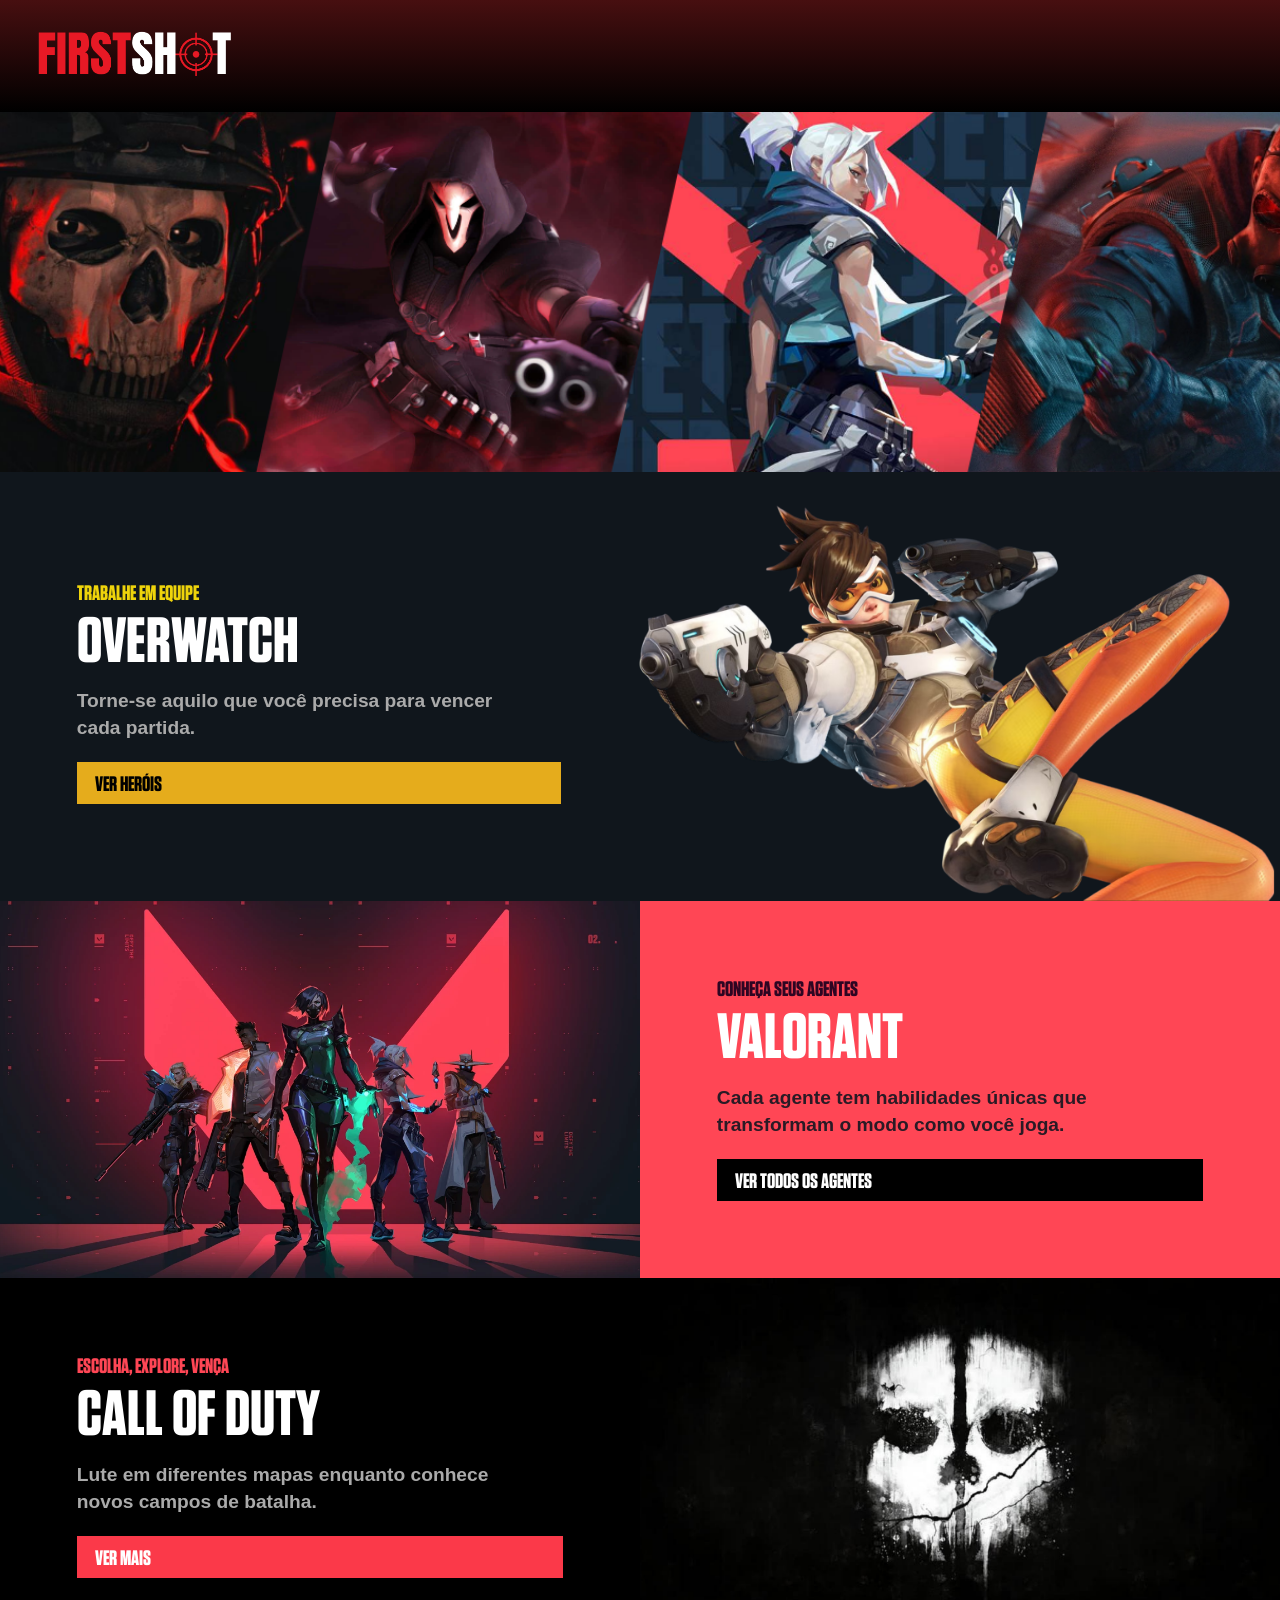
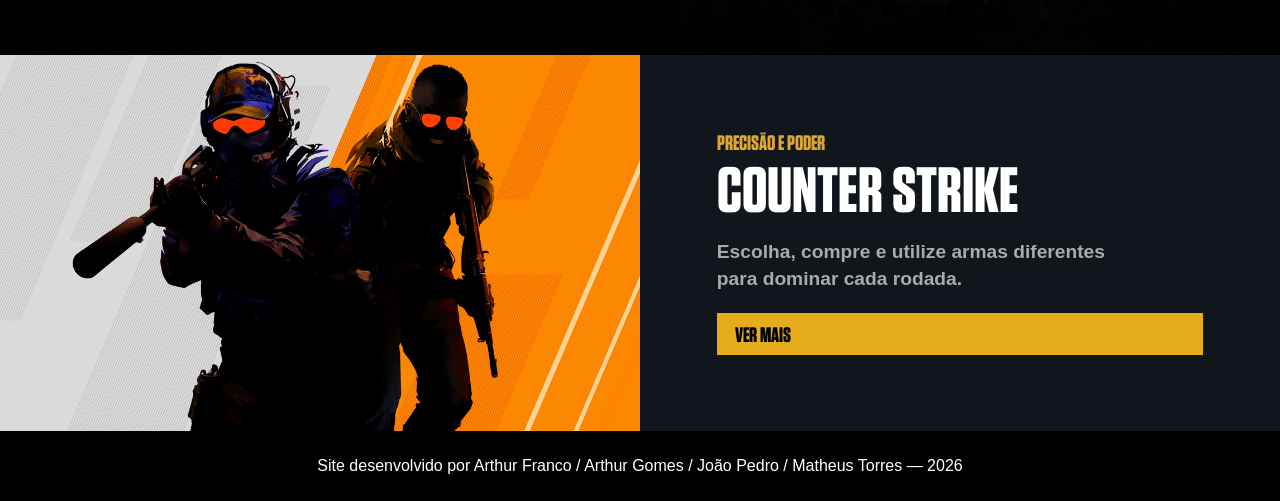
<file: index.html>
<!DOCTYPE html>
<html lang="pt-br">
<head>
    <meta charset="UTF-8">
    <meta name="viewport" content="width=device-width, initial-scale=1.0">
    <link rel="stylesheet" href="css/index.css">
    <link rel="stylesheet" href="css/style.css">
    <link rel="shortcut icon" href="imgs/FaviconFirstShot.png" type="image/x-icon">
    <title>FIRSTSHOT</title>
</head>
<body>

    <header>
        <div>
            <figure class="logo" id="logo">
                <a href="#"><img src="imgs/LogoFirstShot.png"  alt="logo FirstShot" /></a>
            </figure>
        </div>
    </header>

    <section id="banner" class="banner" style="background-image: url(imgs/BannerFirstShot.png);"></section>

    <main>

        <section class="secao overwatch">

            <div class="conteudo">
                <span>TRABALHE EM EQUIPE</span>

                <h1>OVERWATCH</h1>

                <p>
                    Torne-se aquilo que você precisa para
                    vencer cada partida.
                </p>

                <a href="ow.html">VER HERÓIS</a>
            </div>

            <div class="imagem">
                <img src="imgs/tracer.png" alt="Herói do Valorant">
            </div>

        </section>
        
        <section class="secao valorant">

            <div class="imagem">
                <img src="imgs/valorant.png" alt="Agentes do Valorant">
            </div>

            <div class="conteudo">
                <span>CONHEÇA SEUS AGENTES</span>

                <h1>VALORANT</h1>

                <p>
                    Cada agente tem habilidades únicas que transformam
                    o modo como você joga.
                </p>

                <a href="pag2.html">VER TODOS OS AGENTES</a>
            </div>

        </section>

        <section class="secao cod">

            
            <div class="conteudo">
                <span>ESCOLHA, EXPLORE, VENÇA</span>

                <h1>CALL OF DUTY</h1>

                <p>
                    Lute em diferentes mapas enquanto conhece
                    novos campos de batalha.
                </p>

                <a href="pag4.html">VER MAIS</a>
            </div>
            
            <div class="imagem">
                <img src="imgs/ghost.png" alt="Campo de batalha">
            </div>


        </section>

        <section class="secao cs">

            <div class="imagem">
                <img src="imgs/cs.png" alt="Arsenal do Valorant">
            </div>

            <div class="conteudo">
                <span>PRECISÃO E PODER</span>

                <h1>COUNTER STRIKE</h1>

                <p>
                    Escolha, compre e utilize armas diferentes
                    para dominar cada rodada.
                </p>

                <a href="pag3.html">VER MAIS</a>
            </div>

           

        </section>

        
    </main>

    <footer>Site desenvolvido por Arthur Franco / Arthur Gomes / João Pedro / Matheus Torres — 2026</footer>
    
<script src="scripts/script.js"></script>
</body>
</html>
</file>
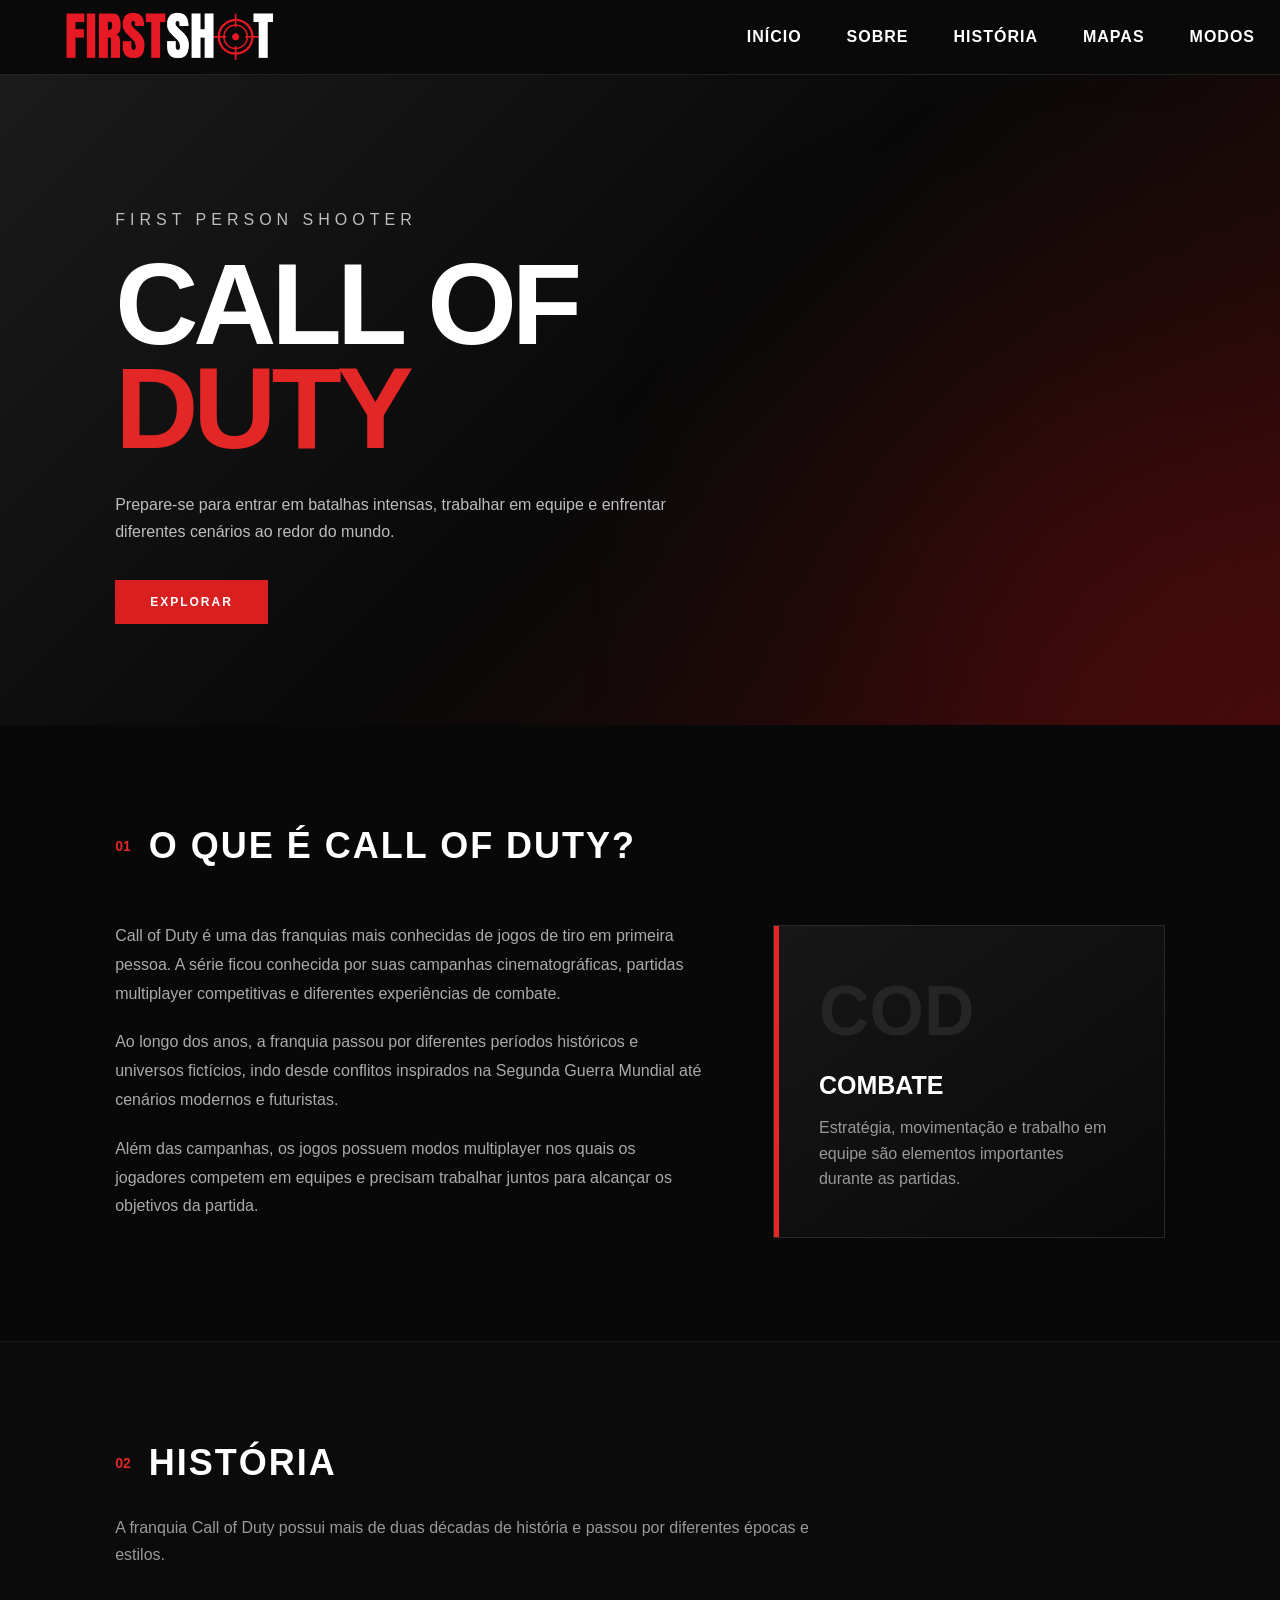
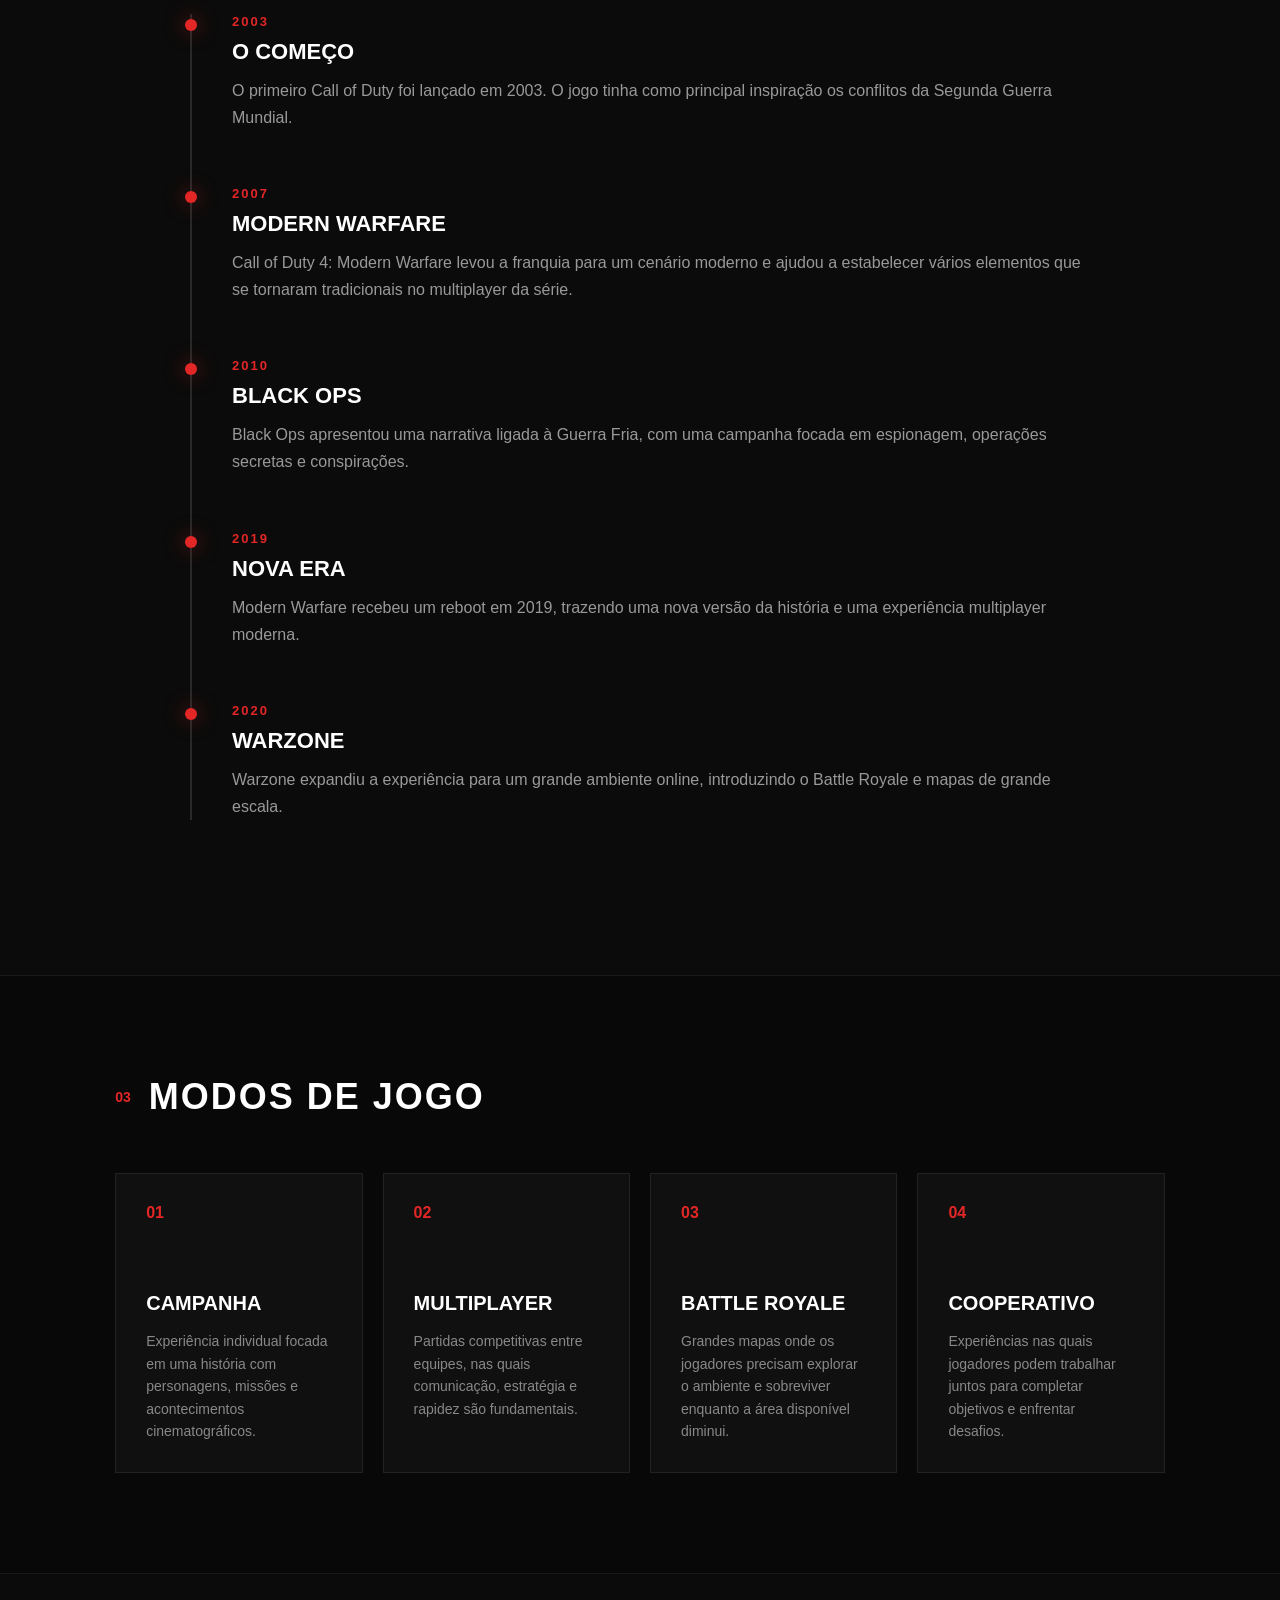
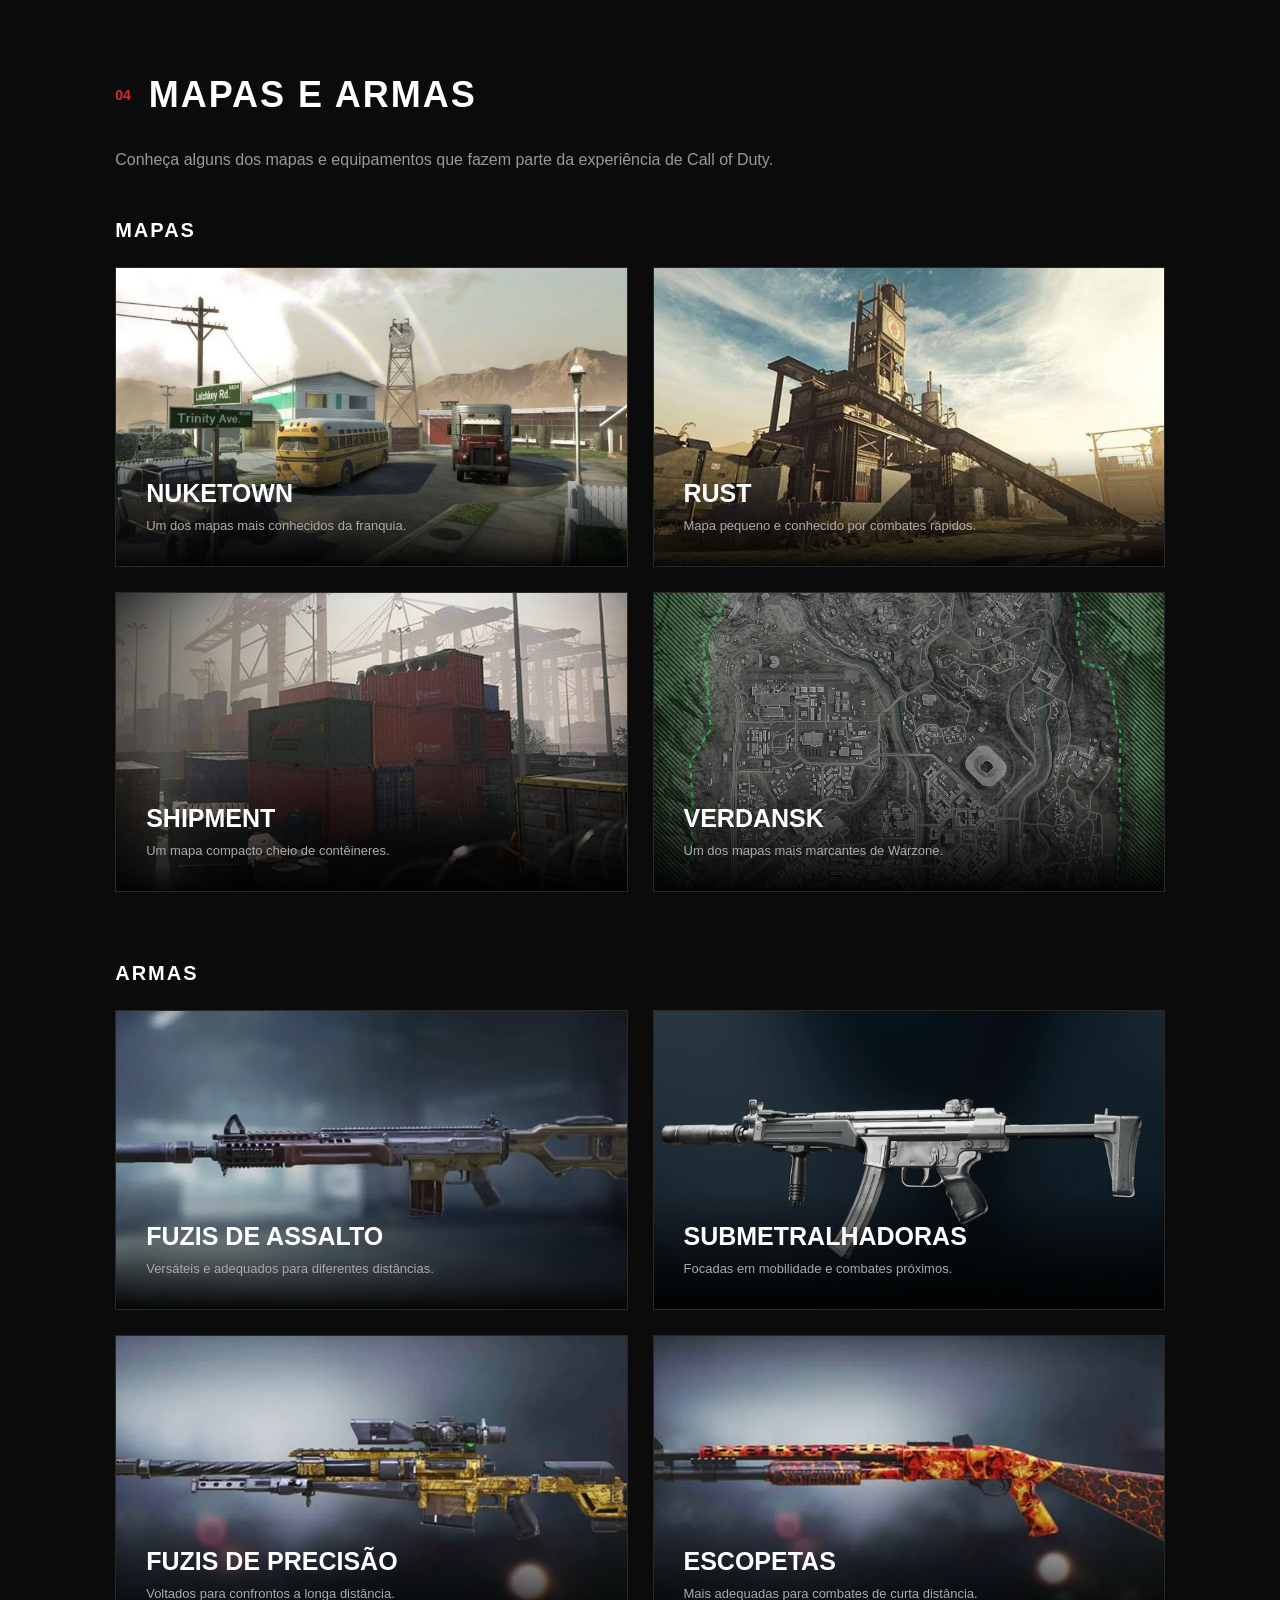
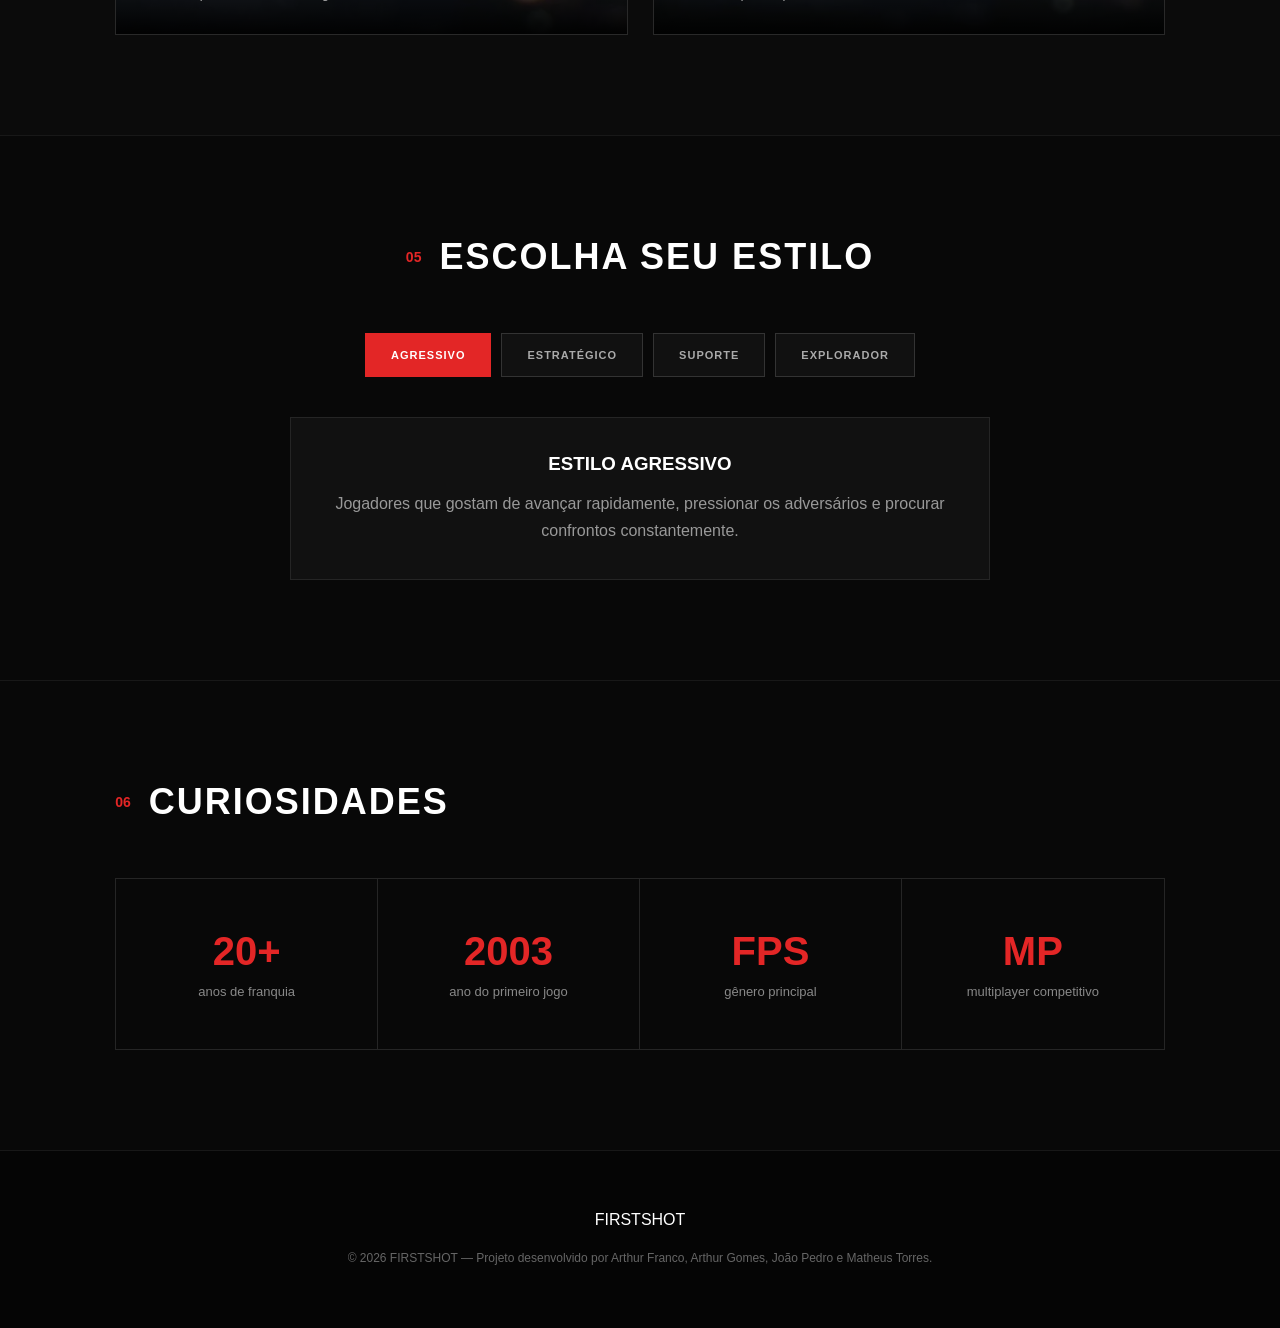
<file: pag4.html>
<!DOCTYPE html>
<html lang="pt-BR">

<head>
    <meta charset="UTF-8">
    <meta name="viewport" content="width=device-width, initial-scale=1.0">

    <title>FIRSTSHOT - Call of Duty</title>

    <link rel="stylesheet" href="css/pag4.css">
    <link rel="shortcut icon" href="imgs/ghostlogo.png" type="image/x-icon">
</head>

<body>

    <!-- =========================
         MENU
    ========================= -->

<header class="navbar">

    <div>
        <figure class="logo" id="logo">
            <a href="index.html">
                <img src="imgs/LogoFirstShot.png" alt="logo FirstShot">
            </a>
        </figure>
    </div>

    <nav>
        <a href="index.html">INÍCIO</a>
        <a href="#sobre">SOBRE</a>
        <a href="#historia">HISTÓRIA</a>
        <a href="#mapas">MAPAS</a>
        <a href="#modos">MODOS</a>
    </nav>

</header>


    <!-- =========================
         HERO
    ========================= -->

    <section class="hero">

        <div class="hero-content">

            <p class="subtitle">FIRST PERSON SHOOTER</p>

            <h1>
                CALL OF <span>DUTY</span>
            </h1>

            <p>
                Prepare-se para entrar em batalhas intensas,
                trabalhar em equipe e enfrentar diferentes
                cenários ao redor do mundo.
            </p>

            <a href="#sobre" class="hero-button">
                EXPLORAR
            </a>

        </div>

    </section>


    <!-- =========================
         SOBRE
    ========================= -->

    <section id="sobre" class="section">

        <div class="section-title">
            <span>01</span>
            <h2>O QUE É CALL OF DUTY?</h2>
        </div>

        <div class="about">

            <div class="about-text">

                <p>
                    Call of Duty é uma das franquias mais conhecidas
                    de jogos de tiro em primeira pessoa. A série ficou
                    conhecida por suas campanhas cinematográficas,
                    partidas multiplayer competitivas e diferentes
                    experiências de combate.
                </p>

                <p>
                    Ao longo dos anos, a franquia passou por diferentes
                    períodos históricos e universos fictícios, indo
                    desde conflitos inspirados na Segunda Guerra Mundial
                    até cenários modernos e futuristas.
                </p>

                <p>
                    Além das campanhas, os jogos possuem modos
                    multiplayer nos quais os jogadores competem em
                    equipes e precisam trabalhar juntos para alcançar
                    os objetivos da partida.
                </p>

            </div>

            <div class="about-card">

                <div class="card-number">COD</div>

                <h3>COMBATE</h3>

                <p>
                    Estratégia, movimentação e trabalho em equipe
                    são elementos importantes durante as partidas.
                </p>

            </div>

        </div>

    </section>


    <!-- =========================
         HISTÓRIA
    ========================= -->

    <section id="historia" class="section history-section">

        <div class="section-title">
            <span>02</span>
            <h2>HISTÓRIA</h2>
        </div>

        <p class="section-intro">
            A franquia Call of Duty possui mais de duas décadas
            de história e passou por diferentes épocas e estilos.
        </p>

        <div class="timeline">

            <div class="timeline-item">

                <div class="year">2003</div>

                <div class="timeline-content">

                    <h3>O COMEÇO</h3>

                    <p>
                        O primeiro Call of Duty foi lançado em 2003.
                        O jogo tinha como principal inspiração os
                        conflitos da Segunda Guerra Mundial.
                    </p>

                </div>

            </div>


            <div class="timeline-item">

                <div class="year">2007</div>

                <div class="timeline-content">

                    <h3>MODERN WARFARE</h3>

                    <p>
                        Call of Duty 4: Modern Warfare levou a franquia
                        para um cenário moderno e ajudou a estabelecer
                        vários elementos que se tornaram tradicionais
                        no multiplayer da série.
                    </p>

                </div>

            </div>


            <div class="timeline-item">

                <div class="year">2010</div>

                <div class="timeline-content">

                    <h3>BLACK OPS</h3>

                    <p>
                        Black Ops apresentou uma narrativa ligada à
                        Guerra Fria, com uma campanha focada em
                        espionagem, operações secretas e conspirações.
                    </p>

                </div>

            </div>


            <div class="timeline-item">

                <div class="year">2019</div>

                <div class="timeline-content">

                    <h3>NOVA ERA</h3>

                    <p>
                        Modern Warfare recebeu um reboot em 2019,
                        trazendo uma nova versão da história e uma
                        experiência multiplayer moderna.
                    </p>

                </div>

            </div>


            <div class="timeline-item">

                <div class="year">2020</div>

                <div class="timeline-content">

                    <h3>WARZONE</h3>

                    <p>
                        Warzone expandiu a experiência para um grande
                        ambiente online, introduzindo o Battle Royale
                        e mapas de grande escala.
                    </p>

                </div>

            </div>

        </div>

    </section>


    <!-- =========================
         MODOS
    ========================= -->

    <section id="modos" class="section">

        <div class="section-title">
            <span>03</span>
            <h2>MODOS DE JOGO</h2>
        </div>

        <div class="mode-grid">

            <article class="mode-card">

                <div class="mode-icon">01</div>

                <h3>CAMPANHA</h3>

                <p>
                    Experiência individual focada em uma história
                    com personagens, missões e acontecimentos
                    cinematográficos.
                </p>

            </article>


            <article class="mode-card">

                <div class="mode-icon">02</div>

                <h3>MULTIPLAYER</h3>

                <p>
                    Partidas competitivas entre equipes, nas quais
                    comunicação, estratégia e rapidez são fundamentais.
                </p>

            </article>


            <article class="mode-card">

                <div class="mode-icon">03</div>

                <h3>BATTLE ROYALE</h3>

                <p>
                    Grandes mapas onde os jogadores precisam explorar
                    o ambiente e sobreviver enquanto a área disponível
                    diminui.
                </p>

            </article>


            <article class="mode-card">

                <div class="mode-icon">04</div>

                <h3>COOPERATIVO</h3>

                <p>
                    Experiências nas quais jogadores podem trabalhar
                    juntos para completar objetivos e enfrentar desafios.
                </p>

            </article>

        </div>

    </section>


    <!-- =========================
         MAPAS E ARMAS
    ========================= -->

    <section id="mapas" class="arsenal-section">

        <div class="section-title">
            <span>04</span>
            <h2>MAPAS E ARMAS</h2>
        </div>

        <p class="section-intro">
            Conheça alguns dos mapas e equipamentos que fazem parte
            da experiência de Call of Duty.
        </p>


        <!-- MAPAS -->

        <h3 class="gallery-title">MAPAS</h3>

        <div class="gallery-grid">

            <div class="gallery-card">

                <img src="imgs/Nuketown.jpg" alt="Mapa Nuketown">

                <div class="gallery-info">

                    <h3>NUKETOWN</h3>

                    <p>
                        Um dos mapas mais conhecidos da franquia.
                    </p>

                </div>

            </div>


            <div class="gallery-card">

                <img src="imgs/rust.jpg" alt="Mapa Rust">

                <div class="gallery-info">

                    <h3>RUST</h3>

                    <p>
                        Mapa pequeno e conhecido por combates rápidos.
                    </p>

                </div>

            </div>


            <div class="gallery-card">

                <img src="imgs/Shipment.jpg" alt="Mapa Shipment">

                <div class="gallery-info">

                    <h3>SHIPMENT</h3>

                    <p>
                        Um mapa compacto cheio de contêineres.
                    </p>

                </div>

            </div>


            <div class="gallery-card">

                <img src="imgs/Verdansk_.webp" alt="Mapa Verdansk">

                <div class="gallery-info">

                    <h3>VERDANSK</h3>

                    <p>
                        Um dos mapas mais marcantes de Warzone.
                    </p>

                </div>

            </div>

        </div>


        <!-- ARMAS -->

        <h3 class="gallery-title weapons-title">
            ARMAS
        </h3>

        <div class="gallery-grid">

            <div class="gallery-card">

                <img src="imgs/ar.webp" alt="Fuzil de assalto">

                <div class="gallery-info">

                    <h3>FUZIS DE ASSALTO</h3>

                    <p>
                        Versáteis e adequados para diferentes distâncias.
                    </p>

                </div>

            </div>


            <div class="gallery-card">

                <img src="imgs/smg.webp" alt="Submetralhadora">

                <div class="gallery-info">

                    <h3>SUBMETRALHADORAS</h3>

                    <p>
                        Focadas em mobilidade e combates próximos.
                    </p>

                </div>

            </div>


            <div class="gallery-card">

                <img src="imgs/sniper.webp" alt="Fuzil de precisão">

                <div class="gallery-info">

                    <h3>FUZIS DE PRECISÃO</h3>

                    <p>
                        Voltados para confrontos a longa distância.
                    </p>

                </div>

            </div>


            <div class="gallery-card">

                <img src="imgs/12.webp" alt="Escopeta">

                <div class="gallery-info">

                    <h3>ESCOPETAS</h3>

                    <p>
                        Mais adequadas para combates de curta distância.
                    </p>

                </div>

            </div>

        </div>

    </section>


    <!-- =========================
         ESCOLHA SEU ESTILO
    ========================= -->

    <section class="section styles-section">

        <div class="section-title">

            <span>05</span>

            <h2>ESCOLHA SEU ESTILO</h2>

        </div>


        <div class="style-container">

            <button
                class="style-button active"
                data-style="agressivo">
                AGRESSIVO
            </button>

            <button
                class="style-button"
                data-style="estrategico">
                ESTRATÉGICO
            </button>

            <button
                class="style-button"
                data-style="suporte">
                SUPORTE
            </button>

            <button
                class="style-button"
                data-style="explorador">
                EXPLORADOR
            </button>

        </div>


        <div
            id="styleDescription"
            class="style-description">

            <h3>ESTILO AGRESSIVO</h3>

            <p>
                Jogadores que gostam de avançar rapidamente,
                pressionar os adversários e procurar confrontos
                constantemente.
            </p>

        </div>

    </section>


    <!-- =========================
         CURIOSIDADES
    ========================= -->

    <section class="section facts-section">

        <div class="section-title">

            <span>06</span>

            <h2>CURIOSIDADES</h2>

        </div>


        <div class="facts">

            <div class="fact">

                <strong>20+</strong>

                <p>
                    anos de franquia
                </p>

            </div>


            <div class="fact">

                <strong>2003</strong>

                <p>
                    ano do primeiro jogo
                </p>

            </div>


            <div class="fact">

                <strong>FPS</strong>

                <p>
                    gênero principal
                </p>

            </div>


            <div class="fact">

                <strong>MP</strong>

                <p>
                    multiplayer competitivo
                </p>

            </div>

        </div>

    </section>


    <!-- =========================
         FOOTER
    ========================= -->

    <footer>

        <div class="footer-logo">
            FIRST<span>SHOT</span>
        </div>

        <p>
            © 2026 FIRSTSHOT — Projeto desenvolvido por
            Arthur Franco, Arthur Gomes, João Pedro e Matheus Torres.
        </p>

    </footer>


    <script src="scripts/pag4.js"></script>

</body>

</html>
</file>
<file: css/index.css>
@font-face {
    font-family: "Tungstain";
    src: url("../fontes/Tungsten-Bold_Web.woff2");
    font-weight: bold;
}
body {
    color: white;
    background-color: #181818;
    font-family: "Tungstain";
}

header {
    text-align: center;
    position:sticky;
    width: 100%;
    padding: 0.2em 0;
    top: 0;
    transition: 0.3s ease;
    background: linear-gradient(180deg, rgb(71, 15, 16) 0%, rgba(0, 0, 0, 1) 100%);
    z-index: 1000;
}
.scrolled {
    backdrop-filter: blur(2px);
    background: linear-gradient(180deg, rgb(71, 15, 16,0.5) 0%, rgba(0, 0, 0, 0.5) 100%);
}
header .container {
    display: flex;
    justify-content: space-between;
    align-items: center;
    flex-wrap: wrap;
}
.valorant{
    background-color: #ff4655;
}
.valorant a{
    background-color: #000000;
    color: white;
}
.valorant p{
    color: #2a1a25 !important;
}
.valorant span{
    color: #2e0522;
}
.cs{
    background-color: #10161c;

}
.cs a, .overwatch a{
    background-color: #e5ac1c;
    color: #000000;
}
.cs span{
    color: #dca734;
}

.cod{
    background-color: #000000;
}
.cod a{
    background-color: #fb3949;
    color: white;
}
.cod span{
    color: #ff4655;
}
.overwatch{
    background-color: #10161c;
    padding-top: 2em;
    padding-right: 5px;
}
.overwatch span{
    color: #efd40b;
}
.secao {
    min-height: 250px;
    display: grid;
    grid-template-columns: 1fr 1fr;
    overflow: hidden;
}
.secao.apareceu *:not(.imagem):not(img){
    animation: aparecer 1.8s ease forwards;
}
.secao:not(.valorant):not(.cs).apareceu .imagem{
    animation: aparecer 1s ease forwards;
}
.imagem {
    width: 100%;
    height: 100%;
    overflow: hidden;
}

.imagem img {
    width: 100%;
    height: 100%;
    object-fit: cover;
    display: block;
}

.conteudo {
    display: flex;
    flex-direction: column;
    padding: clamp(30px, 6vw, 90px);
}

.conteudo span {
    font-size: 1.3em;
    font-weight: bold;

    margin-bottom: 8px;
}

.conteudo h1 {
    font-size: 4em;
    line-height: 0.9;

    margin-bottom: 20px;
}
.oculto{
    display: none;
}
.conteudo p {
    max-width: 420px;
    font-size: 1.2em;
    line-height: 1.4;
    color: #aaa;
    font-weight: 600;
    font-family: sans-serif;
    margin-bottom: 20px;
}

.conteudo a {
    text-decoration: none;
    padding: 10px 18px;
    font-size: 1.3em;
    font-weight: bold;
    transition: 0.2s;
}

.conteudo a:hover {
    transform: translateY(-2px);
    filter:brightness(1.1);
}

footer{
    font-weight: 400;
    background-color: rgb(0, 0, 0);
    padding: 2vmax;
    font-weight: 300;
    text-align: center;
    bottom: 0px;
    width: 100%;
    height: auto;
    margin: 0px;
    font: 1em "Oswald", sans-serif;
}

@media (max-width: 700px) {

    .overwatch > :nth-child(2), .cod > :nth-child(2) {
        order: -1; 
    }
    .overwatch{
        padding: 0;
        padding-top: 2px;
    }
    .secao {
        grid-template-columns: 1fr;
    }

    .imagem {
        height: 250px;
    }

    .conteudo {
        padding: 40px 25px;
    }

}
@keyframes aparecer {
    0% {
        opacity: 0;
        transform: translateY(50px);
    }
    100% {
        opacity: 1;
        transform: translateY(0);
    }
}
</file>
<file: css/style.css>
* {
    margin: 0;
    padding: 0;
    box-sizing: border-box;
    scroll-behavior: smooth;
}
.container {
    max-width: 1400px;
    margin: 0 auto;
    padding: 0 20px;
    left: 0px;
}
.banner {
    background: black no-repeat center center/cover;
    height: 40vh;
    display: flex;
    align-items: center;
    justify-content: center;
    text-align: center;
}

.logo{
    width: 20%;
    height: auto;
}
.logo img {
    width: 100%;
    height: auto;
}

/*Arruma a responsibilidade dependendo da altura e largura da tela*/
@media (max-height: 721px) and (min-width: 870px) {
    .banner {
        height: 50vh;
    }
}
@media (max-width: 713px) and (min-width: 501px) {
    .banner {
        height: 28vw;
    }
}
@media (max-width: 500px) {
    .banner {
        height: 39vw;
    }
}
/* @media (max-width: 870px) {
    header .container, .sobre-container {
        flex-direction: column;
        align-items: center;
        justify-content: center;
    }
} */
</file>
<file: css/pag4.css>
* {
    margin: 0;
    padding: 0;
    box-sizing: border-box;
}

html {
    scroll-behavior: smooth;
}

body {
    font-family: Arial, Helvetica, sans-serif;
    background: #080808;
    color: #ffffff;

    /* Evita rolagem horizontal */
    overflow-x: hidden;
}


/* =========================
   NAVBAR
========================= */

/* =========================
   NAVBAR
========================= */

.navbar {
    width: 100%;
    height: 75px;

    display: flex;
    align-items: center;
    justify-content: space-between;

    padding: 0 25px;

    background: #090909;

    border-bottom: 1px solid #222;

    position: sticky;
    top: 0;

    z-index: 1000;
}


/* LOGO */

.navbar .logo {
    margin: 0;
    padding: 0;
}

.navbar .logo img {
    display: block;

    width: 275px;
    height: auto;
}


/* LINKS */

.navbar nav {
    display: flex;

    align-items: center;

    gap: 45px;
}

.navbar nav a {
    color: #ffffff;

    text-decoration: none;

    font-family: Arial, Helvetica, sans-serif;

    font-size: 16px;

    font-weight: bold;

    letter-spacing: 1px;

    transition: 0.3s;
}

.navbar nav a:hover {
    color: #e32626;
}

#menuBtn {
    display: none;

    background: none;
    border: none;

    color: white;

    font-size: 25px;

    cursor: pointer;
}


/* =========================
   HERO
========================= */

.hero {
    min-height: 650px;

    display: flex;
    align-items: center;

    padding: 0 9%;

    position: relative;

    overflow: hidden;

    background:
        linear-gradient(
            135deg,
            #1b1b1b,
            #090909 50%,
            #310909
        );
}

.hero::after {
    content: "";

    position: absolute;

    width: 500px;
    height: 500px;

    right: -150px;
    bottom: -200px;

    background: #b31313;

    filter: blur(150px);

    opacity: 0.25;
}

.hero-content {
    max-width: 700px;

    position: relative;

    z-index: 2;
}

.subtitle {
    color: #e32626;

    font-size: 13px;

    letter-spacing: 5px;

    margin-bottom: 20px;
}

.hero h1 {
    font-size: clamp(60px, 9vw, 120px);

    line-height: 0.9;

    font-weight: 900;

    letter-spacing: -5px;
}

.hero h1 span {
    color: #e32626;
}

.hero p {
    max-width: 570px;

    margin-top: 30px;

    color: #bdbdbd;

    line-height: 1.7;

    font-size: 16px;
}

.hero-button {
    display: inline-block;

    margin-top: 35px;

    padding: 15px 35px;

    color: white;

    background: #d91f1f;

    text-decoration: none;

    font-size: 12px;

    font-weight: bold;

    letter-spacing: 2px;

    transition: 0.3s;
}

.hero-button:hover {
    background: #ffffff;

    color: #000000;

    transform: translateY(-3px);
}


/* =========================
   SEÇÕES
========================= */

.section {
    padding: 100px 9%;

    border-bottom: 1px solid #181818;

    /* IMPORTANTE:
       as seções ficam visíveis */
    opacity: 1;
    transform: none;
}

.section-title {
    display: flex;

    align-items: center;

    gap: 18px;

    margin-bottom: 55px;
}

.section-title span {
    color: #e32626;

    font-size: 14px;

    font-weight: bold;
}

.section-title h2 {
    font-size: 36px;

    letter-spacing: 2px;
}

.section-intro {
    max-width: 700px;

    margin-top: -25px;
    margin-bottom: 45px;

    color: #999;

    line-height: 1.7;
}


/* =========================
   SOBRE
========================= */

.about {
    display: grid;

    grid-template-columns: 1.5fr 1fr;

    gap: 70px;

    align-items: center;
}

.about-text p {
    color: #aaa;

    line-height: 1.8;

    margin-bottom: 20px;
}

.about-card {
    padding: 45px;

    min-height: 300px;

    border: 1px solid #292929;

    background:
        linear-gradient(
            145deg,
            #171717,
            #090909
        );

    position: relative;

    overflow: hidden;
}

.about-card::before {
    content: "";

    position: absolute;

    width: 5px;

    height: 100%;

    left: 0;
    top: 0;

    background: #e32626;
}

.card-number {
    font-size: 70px;

    font-weight: 900;

    color: #252525;
}

.about-card h3 {
    margin-top: 20px;

    font-size: 25px;
}

.about-card p {
    margin-top: 15px;

    color: #999;

    line-height: 1.6;
}


/* =========================
   HISTÓRIA
========================= */

.history-section {
    background: #0b0b0b;
}

.timeline {
    max-width: 900px;

    margin: auto;

    border-left: 2px solid #292929;

    padding-left: 40px;
}

.timeline-item {
    position: relative;

    margin-bottom: 55px;
}

.timeline-item::before {
    content: "";

    position: absolute;

    width: 12px;
    height: 12px;

    border-radius: 50%;

    background: #e32626;

    left: -47px;
    top: 5px;

    box-shadow: 0 0 20px rgba(227, 38, 38, 0.6);
}

.year {
    color: #e32626;

    font-size: 13px;

    font-weight: bold;

    letter-spacing: 2px;

    margin-bottom: 10px;
}

.timeline-content h3 {
    font-size: 22px;

    margin-bottom: 12px;
}

.timeline-content p {
    color: #999;

    line-height: 1.7;
}


/* =========================
   MODOS
========================= */

.mode-grid {
    display: grid;

    grid-template-columns: repeat(4, 1fr);

    gap: 20px;
}

.mode-card {
    min-height: 300px;

    padding: 30px;

    background: #101010;

    border: 1px solid #222;

    transition: 0.3s;
}

.mode-card:hover {
    transform: translateY(-8px);

    border-color: #e32626;

    background: #151515;
}

.mode-icon {
    color: #e32626;

    font-weight: bold;

    margin-bottom: 70px;
}

.mode-card h3 {
    font-size: 20px;

    margin-bottom: 15px;
}

.mode-card p {
    color: #888;

    line-height: 1.6;

    font-size: 14px;
}


/* =========================
   MAPAS E ARMAS
========================= */

.arsenal-section {
    padding: 100px 9%;

    background: #0b0b0b;

    border-bottom: 1px solid #181818;
}

.gallery-title {
    margin-top: 40px;

    margin-bottom: 25px;

    font-size: 20px;

    letter-spacing: 2px;
}

.weapons-title {
    margin-top: 70px;
}

.gallery-grid {
    display: grid;

    grid-template-columns: repeat(2, 1fr);

    gap: 25px;
}

.gallery-card {
    position: relative;

    height: 300px;

    overflow: hidden;

    background: #111;

    border: 1px solid #292929;

    transition: 0.3s;
}

.gallery-card:hover {
    transform: translateY(-5px);

    border-color: #e32626;
}

.gallery-card img {
    width: 100%;

    height: 100%;

    object-fit: cover;

    display: block;

    transition: 0.5s;
}

.gallery-card:hover img {
    transform: scale(1.06);
}

.gallery-info {
    position: absolute;

    left: 0;

    bottom: 0;

    width: 100%;

    padding: 30px;

    background:
        linear-gradient(
            transparent,
            rgba(0, 0, 0, 0.95)
        );
}

.gallery-info h3 {
    font-size: 25px;

    margin-bottom: 8px;
}

.gallery-info p {
    color: #aaa;

    font-size: 13px;

    line-height: 1.5;
}


/* =========================
   ESCOLHA SEU ESTILO
========================= */

.styles-section {
    text-align: center;
}

.styles-section .section-title {
    justify-content: center;
}

.style-container {
    display: flex;

    justify-content: center;

    flex-wrap: wrap;

    gap: 10px;
}

.style-button {
    padding: 15px 25px;

    background: #111;

    color: #aaa;

    border: 1px solid #333;

    cursor: pointer;

    font-size: 11px;

    font-weight: bold;

    letter-spacing: 1px;

    transition: 0.3s;
}

.style-button:hover,
.style-button.active {
    background: #e32626;

    color: white;

    border-color: #e32626;
}

.style-description {
    max-width: 700px;

    margin: 40px auto 0;

    padding: 35px;

    background: #111;

    border: 1px solid #252525;
}

.style-description h3 {
    margin-bottom: 15px;
}

.style-description p {
    color: #999;

    line-height: 1.7;
}


/* =========================
   CURIOSIDADES
========================= */

.facts {
    display: grid;

    grid-template-columns: repeat(4, 1fr);

    border: 1px solid #252525;
}

.fact {
    padding: 50px 25px;

    text-align: center;

    border-right: 1px solid #252525;
}

.fact:last-child {
    border-right: none;
}

.fact strong {
    display: block;

    color: #e32626;

    font-size: 40px;

    margin-bottom: 10px;
}

.fact p {
    color: #888;

    font-size: 13px;
}


/* =========================
   FOOTER
========================= */

footer {
    padding: 60px 9%;

    text-align: center;

    background: #050505;
}

.footer-logo {
    margin-bottom: 20px;
}

footer p {
    color: #666;

    font-size: 12px;

    line-height: 1.6;
}


/* =========================
   RESPONSIVIDADE
========================= */

@media (max-width: 900px) {

    .navbar nav {
        display: none;
    }

    #menuBtn {
        display: block;
    }

    .about {
        grid-template-columns: 1fr;
    }

    .mode-grid {
        grid-template-columns: repeat(2, 1fr);
    }

    .facts {
        grid-template-columns: repeat(2, 1fr);
    }

    .fact {
        border-bottom: 1px solid #252525;
    }

}


/* =========================
   CELULAR
========================= */

@media (max-width: 600px) {

    .hero {
        min-height: 550px;

        padding: 0 7%;
    }

    .hero h1 {
        font-size: 55px;
    }

    .section {
        padding: 70px 7%;
    }

    .section-title h2 {
        font-size: 26px;
    }

    .mode-grid {
        grid-template-columns: 1fr;
    }

    .facts {
        grid-template-columns: 1fr;
    }

    .fact {
        border-right: none;
    }

    .timeline {
        padding-left: 25px;
    }

    .timeline-item::before {
        left: -32px;
    }


    /* MAPAS E ARMAS */

    .arsenal-section {
        padding: 70px 7%;
    }

    .gallery-grid {
        grid-template-columns: 1fr;
    }

    .gallery-card {
        height: 280px;
    }

    .gallery-info {
        padding: 25px;
    }

    .gallery-info h3 {
        font-size: 22px;
    }

}
</file>
